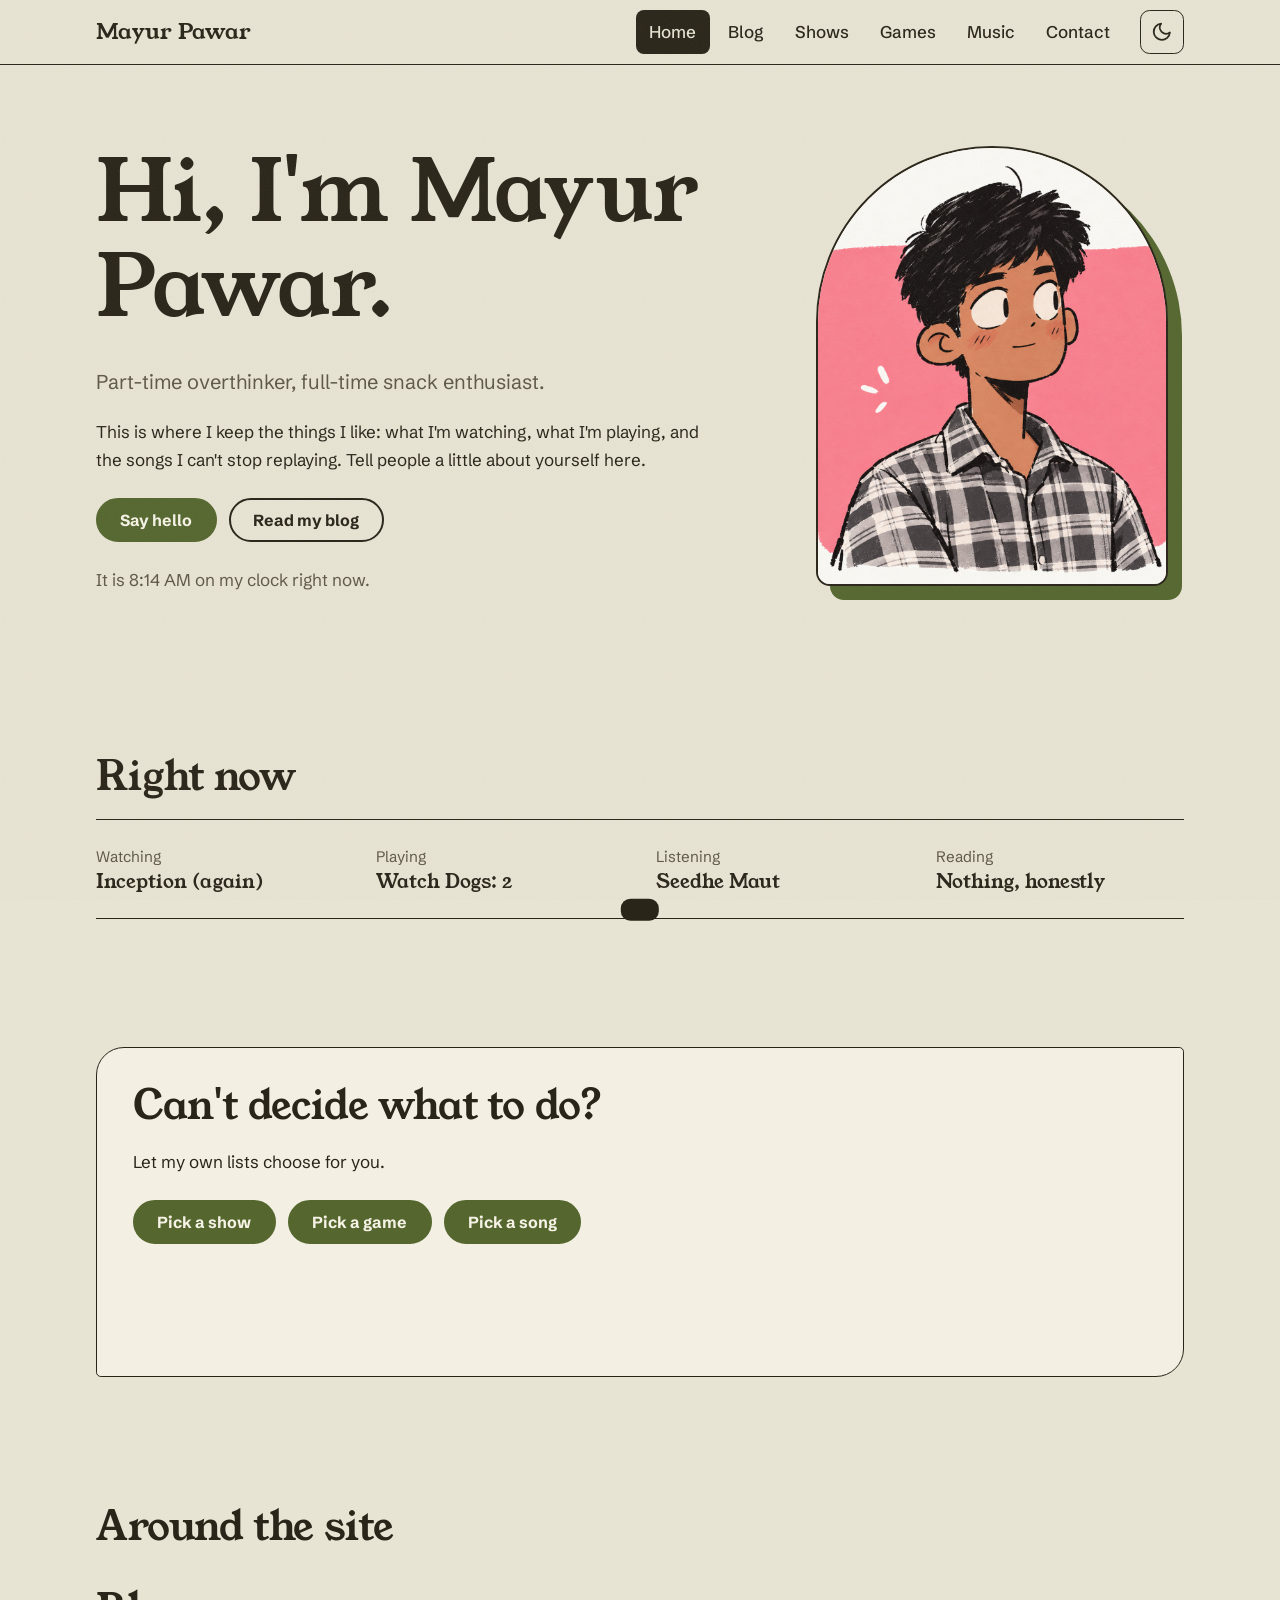
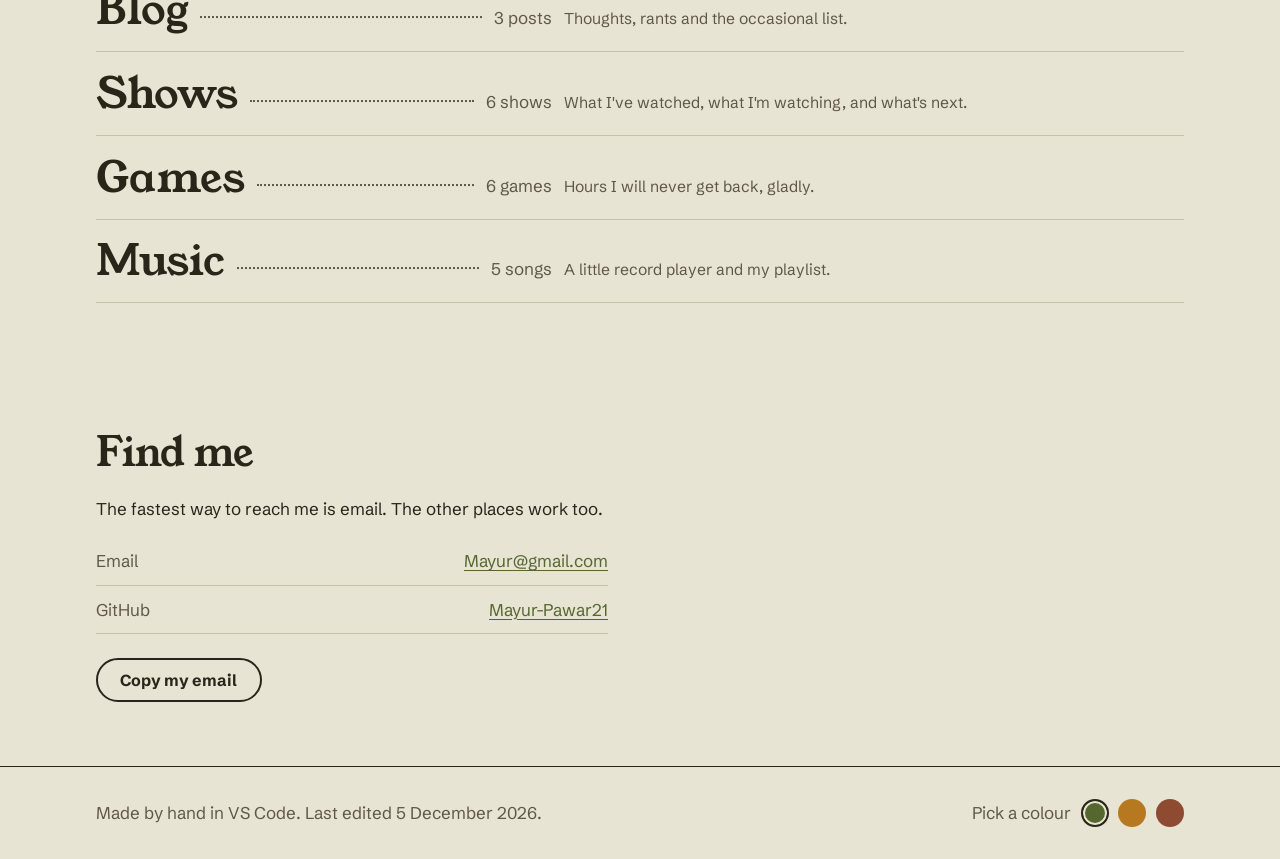
<file: index.html>
<!DOCTYPE html>
<html lang="en">
<head>
  <meta charset="utf-8">
  <meta name="viewport" content="width=device-width, initial-scale=1">
  <title>Mayur's | Home</title> 
  <meta name="description" content="My little corner of the internet: blog, shows, games and music."> <!-- EDIT -->
  <meta name="color-scheme" content="light dark">
  <link rel="icon" href="data:image/svg+xml,%3Csvg xmlns='http://www.w3.org/2000/svg' viewBox='0 0 100 100'%3E%3Ctext y='.9em' font-size='90'%3E%F0%9F%8C%BF%3C/text%3E%3C/svg%3E">

  <link rel="preconnect" href="https://fonts.googleapis.com">
  <link rel="preconnect" href="https://fonts.gstatic.com" crossorigin>
  <link href="https://fonts.googleapis.com/css2?family=Schibsted+Grotesk:wght@400;500;700&family=Young+Serif&display=swap" rel="stylesheet">
  <link rel="stylesheet" href="Style.css">

  <!-- Sets dark/light + accent BEFORE the page paints, so there is no flash. Keep this in every page. -->
  <script>
    (function () {
      var r = document.documentElement, t = null, a = null;
      try { t = localStorage.getItem('theme'); a = localStorage.getItem('accent'); } catch (e) {}
      r.dataset.theme = t || (matchMedia('(prefers-color-scheme: dark)').matches ? 'dark' : 'light');
      r.dataset.accent = a || 'moss';
    })();
  </script>
</head>

<body data-page="home">
  <a class="skip" href="#main">Skip to content</a>

  <!-- Header is built by Index.js -->
  <header id="site-header" class="site-header"></header>

  <main id="main">

    <!-- ===== HERO ===== -->
    <section class="wrap hero">
      <div class="hero-text">
        <h1>Hi, I'm <span data-site="name">Your Name</span>.</h1>
        <p class="lede" data-site="tagline"></p>

        <!-- EDIT: write 2 or 3 sentences about yourself -->
        <p>
          This is where I keep the things I like: what I'm watching, what I'm playing,
          and the songs I can't stop replaying. Tell people a little about yourself here.
        </p>

        <div class="actions">
          <a class="btn" href="#contact">Say hello</a>
          <a class="btn btn-ghost" href="Blog.html">Read my blog</a>
        </div>
        <p id="local-time" class="muted" hidden></p>
      </div>

      <div class="hero-photo">
        <div class="arch-wrap">
          <div class="arch">
            
            <img src="images/file_000000003d5881fa9f456ed3bf0c9340.png" alt="A photo of me" onerror="this.hidden = true">
          </div>
        </div>
        <p class="caption">
        </p>
      </div>
    </section>

    <!-- ===== RIGHT NOW (filled from NOW in Data.js) ===== -->
    <section class="wrap" aria-labelledby="now-h">
      <h2 id="now-h">Right now</h2>
      <dl class="now" id="now"></dl>
    </section>

    <!-- ===== CAN'T DECIDE? (random picker) ===== -->
    <section class="wrap" aria-labelledby="pick-h">
      <div class="pick">
        <h2 id="pick-h">Can't decide what to do?</h2>
        <p>Let my own lists choose for you.</p>
        <div class="actions">
          <button class="btn" type="button" data-pick="shows">Pick a show</button>
          <button class="btn" type="button" data-pick="games">Pick a game</button>
          <button class="btn" type="button" data-pick="tracks">Pick a song</button>
        </div>
        <p class="pick-result" id="pick-result" aria-live="polite"></p>
      </div>
    </section>

    <!-- ===== AROUND THE SITE ===== -->
    <section class="wrap" aria-labelledby="toc-h">
      <h2 id="toc-h">Around the site</h2>
      <ul class="toc">
        <li><a href="Blog.html"><span class="title">Blog</span><span class="leader"></span><span class="count" data-count="posts"></span>
          <p class="desc">Thoughts, rants and the occasional list.</p></a></li>
        <li><a href="Shows.html"><span class="title">Shows</span><span class="leader"></span><span class="count" data-count="shows"></span>
          <p class="desc">What I've watched, what I'm watching, and what's next.</p></a></li>
        <li><a href="Games.html"><span class="title">Games</span><span class="leader"></span><span class="count" data-count="games"></span>
          <p class="desc">Hours I will never get back, gladly.</p></a></li>
        <li><a href="Music.html"><span class="title">Music</span><span class="leader"></span><span class="count" data-count="songs"></span>
          <p class="desc">A little record player and my playlist.</p></a></li>
      </ul>
    </section>

    <!-- ===== CONTACT (filled from CONTACTS in Data.js) ===== -->
    <section class="wrap" id="contact" aria-labelledby="contact-h">
      <h2 id="contact-h">Find me</h2>
      <p>The fastest way to reach me is email. The other places work too.</p>
      <ul class="contact-list" id="contact-list"></ul>
      <button class="btn btn-ghost" type="button" id="copy-email">Copy my email</button>
    </section>

  </main>

  <!-- Footer is built by Index.js -->
  <footer id="site-footer" class="site-footer"></footer>
  <div id="toast" class="toast" role="status" aria-live="polite"></div>

  <!-- Order matters: Data.js first, then Index.js -->
  <script src="Data.js"></script>
  <script src="Index.js"></script>
</body>
</html>
</file>
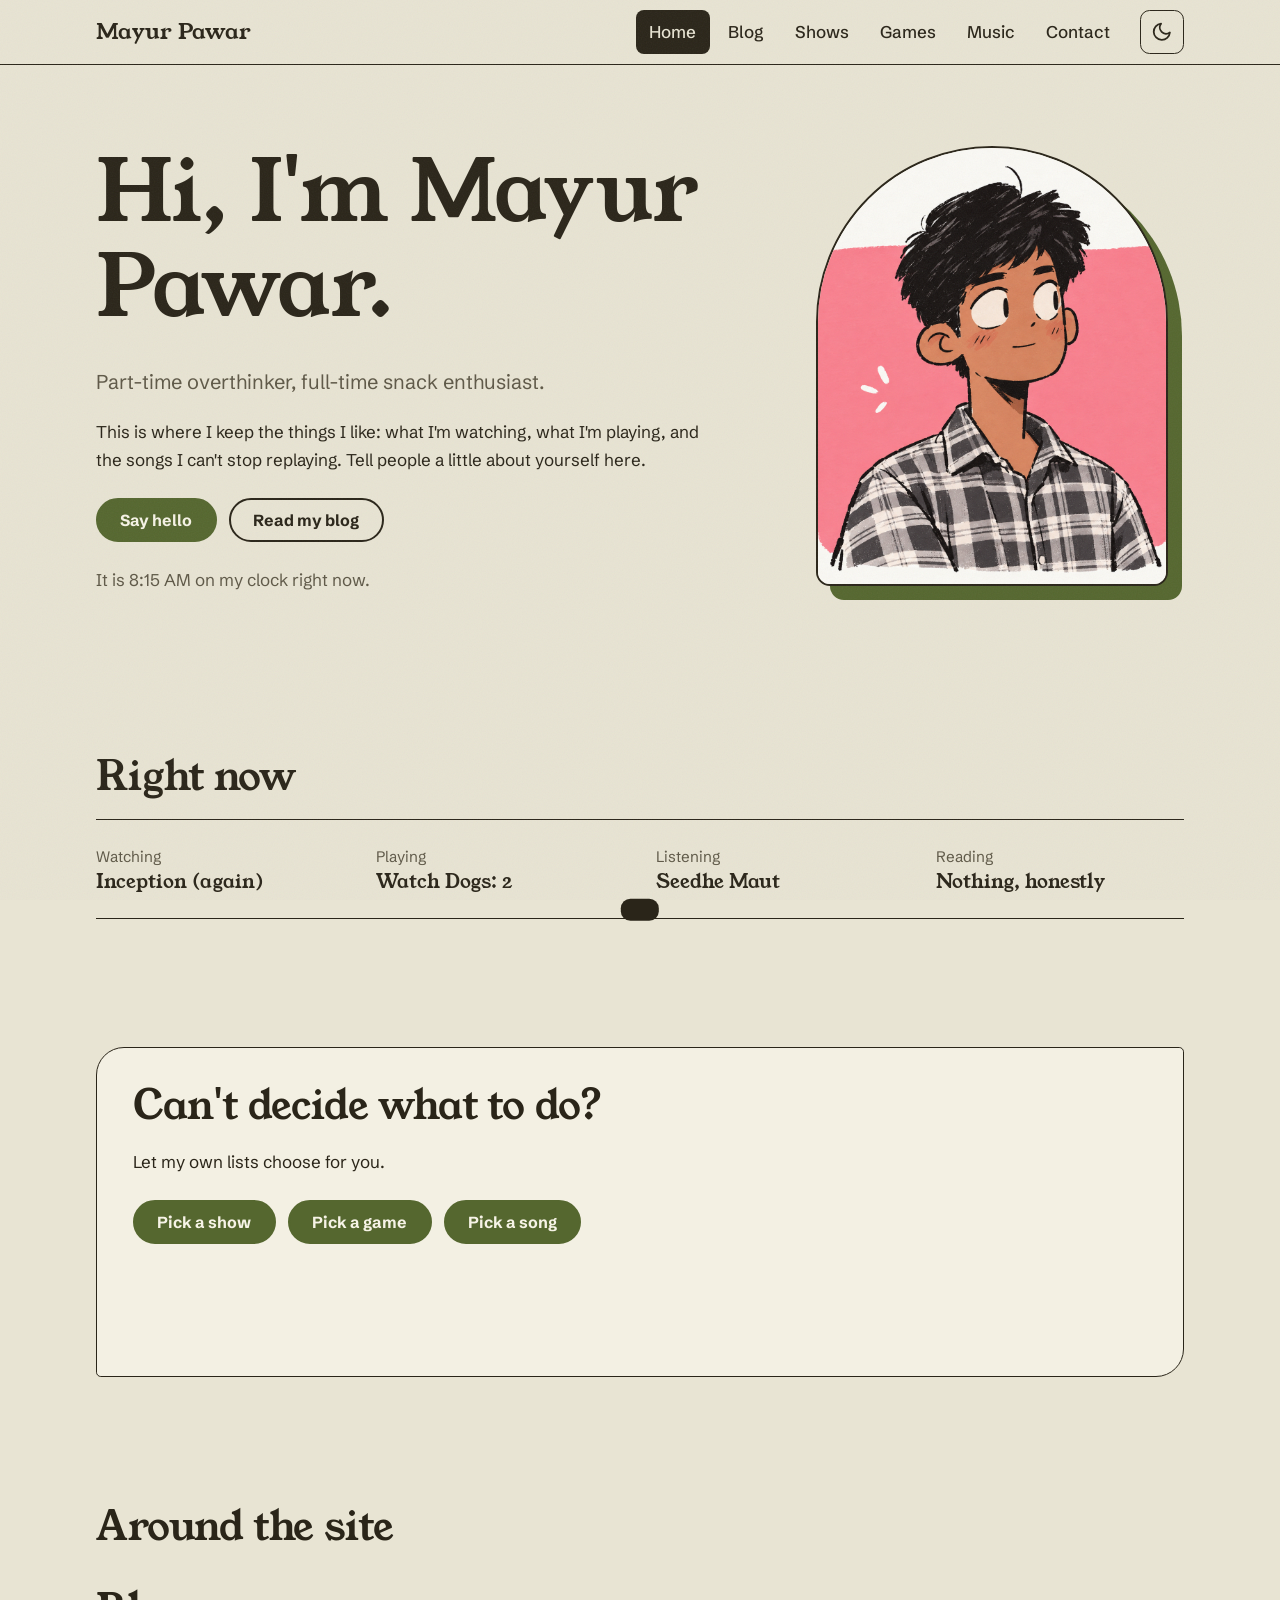
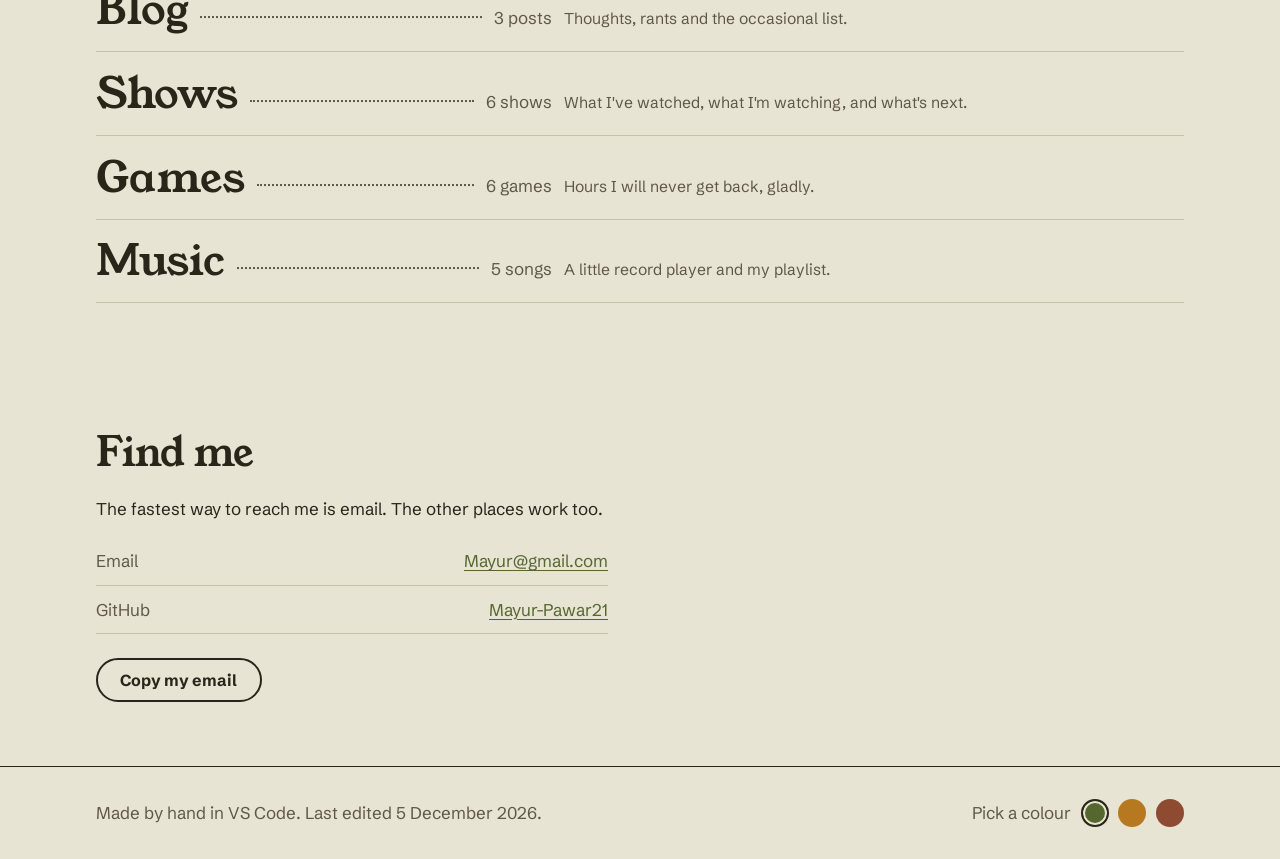
<file: Index.html>
<!DOCTYPE html>
<html lang="en">
<head>
  <meta charset="utf-8">
  <meta name="viewport" content="width=device-width, initial-scale=1">
  <title>Your Name | Home</title> <!-- EDIT: put your name in the tab title -->
  <meta name="description" content="My little corner of the internet: blog, shows, games and music."> <!-- EDIT -->
  <meta name="color-scheme" content="light dark">
  <link rel="icon" href="data:image/svg+xml,%3Csvg xmlns='http://www.w3.org/2000/svg' viewBox='0 0 100 100'%3E%3Ctext y='.9em' font-size='90'%3E%F0%9F%8C%BF%3C/text%3E%3C/svg%3E">

  <link rel="preconnect" href="https://fonts.googleapis.com">
  <link rel="preconnect" href="https://fonts.gstatic.com" crossorigin>
  <link href="https://fonts.googleapis.com/css2?family=Schibsted+Grotesk:wght@400;500;700&family=Young+Serif&display=swap" rel="stylesheet">
  <link rel="stylesheet" href="Style.css">

  <!-- Sets dark/light + accent BEFORE the page paints, so there is no flash. Keep this in every page. -->
  <script>
    (function () {
      var r = document.documentElement, t = null, a = null;
      try { t = localStorage.getItem('theme'); a = localStorage.getItem('accent'); } catch (e) {}
      r.dataset.theme = t || (matchMedia('(prefers-color-scheme: dark)').matches ? 'dark' : 'light');
      r.dataset.accent = a || 'moss';
    })();
  </script>
</head>

<body data-page="home">
  <a class="skip" href="#main">Skip to content</a>

  <!-- Header is built by Index.js -->
  <header id="site-header" class="site-header"></header>

  <main id="main">

    <!-- ===== HERO ===== -->
    <section class="wrap hero">
      <div class="hero-text">
        <h1>Hi, I'm <span data-site="name">Your Name</span>.</h1>
        <p class="lede" data-site="tagline"></p>

        <!-- EDIT: write 2 or 3 sentences about yourself -->
        <p>
          This is where I keep the things I like: what I'm watching, what I'm playing,
          and the songs I can't stop replaying. Tell people a little about yourself here.
        </p>

        <div class="actions">
          <a class="btn" href="#contact">Say hello</a>
          <a class="btn btn-ghost" href="Blog.html">Read my blog</a>
        </div>
        <p id="local-time" class="muted" hidden></p>
      </div>

      <div class="hero-photo">
        <div class="arch-wrap">
          <div class="arch">
            
            <img src="images/file_000000003d5881fa9f456ed3bf0c9340.png" alt="A photo of me" onerror="this.hidden = true">
          </div>
        </div>
        <p class="caption">
        </p>
      </div>
    </section>

    <!-- ===== RIGHT NOW (filled from NOW in Data.js) ===== -->
    <section class="wrap" aria-labelledby="now-h">
      <h2 id="now-h">Right now</h2>
      <dl class="now" id="now"></dl>
    </section>

    <!-- ===== CAN'T DECIDE? (random picker) ===== -->
    <section class="wrap" aria-labelledby="pick-h">
      <div class="pick">
        <h2 id="pick-h">Can't decide what to do?</h2>
        <p>Let my own lists choose for you.</p>
        <div class="actions">
          <button class="btn" type="button" data-pick="shows">Pick a show</button>
          <button class="btn" type="button" data-pick="games">Pick a game</button>
          <button class="btn" type="button" data-pick="tracks">Pick a song</button>
        </div>
        <p class="pick-result" id="pick-result" aria-live="polite"></p>
      </div>
    </section>

    <!-- ===== AROUND THE SITE ===== -->
    <section class="wrap" aria-labelledby="toc-h">
      <h2 id="toc-h">Around the site</h2>
      <ul class="toc">
        <li><a href="Blog.html"><span class="title">Blog</span><span class="leader"></span><span class="count" data-count="posts"></span>
          <p class="desc">Thoughts, rants and the occasional list.</p></a></li>
        <li><a href="Shows.html"><span class="title">Shows</span><span class="leader"></span><span class="count" data-count="shows"></span>
          <p class="desc">What I've watched, what I'm watching, and what's next.</p></a></li>
        <li><a href="Games.html"><span class="title">Games</span><span class="leader"></span><span class="count" data-count="games"></span>
          <p class="desc">Hours I will never get back, gladly.</p></a></li>
        <li><a href="Music.html"><span class="title">Music</span><span class="leader"></span><span class="count" data-count="songs"></span>
          <p class="desc">A little record player and my playlist.</p></a></li>
      </ul>
    </section>

    <!-- ===== CONTACT (filled from CONTACTS in Data.js) ===== -->
    <section class="wrap" id="contact" aria-labelledby="contact-h">
      <h2 id="contact-h">Find me</h2>
      <p>The fastest way to reach me is email. The other places work too.</p>
      <ul class="contact-list" id="contact-list"></ul>
      <button class="btn btn-ghost" type="button" id="copy-email">Copy my email</button>
    </section>

  </main>

  <!-- Footer is built by Index.js -->
  <footer id="site-footer" class="site-footer"></footer>
  <div id="toast" class="toast" role="status" aria-live="polite"></div>

  <!-- Order matters: Data.js first, then Index.js -->
  <script src="Data.js"></script>
  <script src="Index.js"></script>
</body>
</html>
</file>
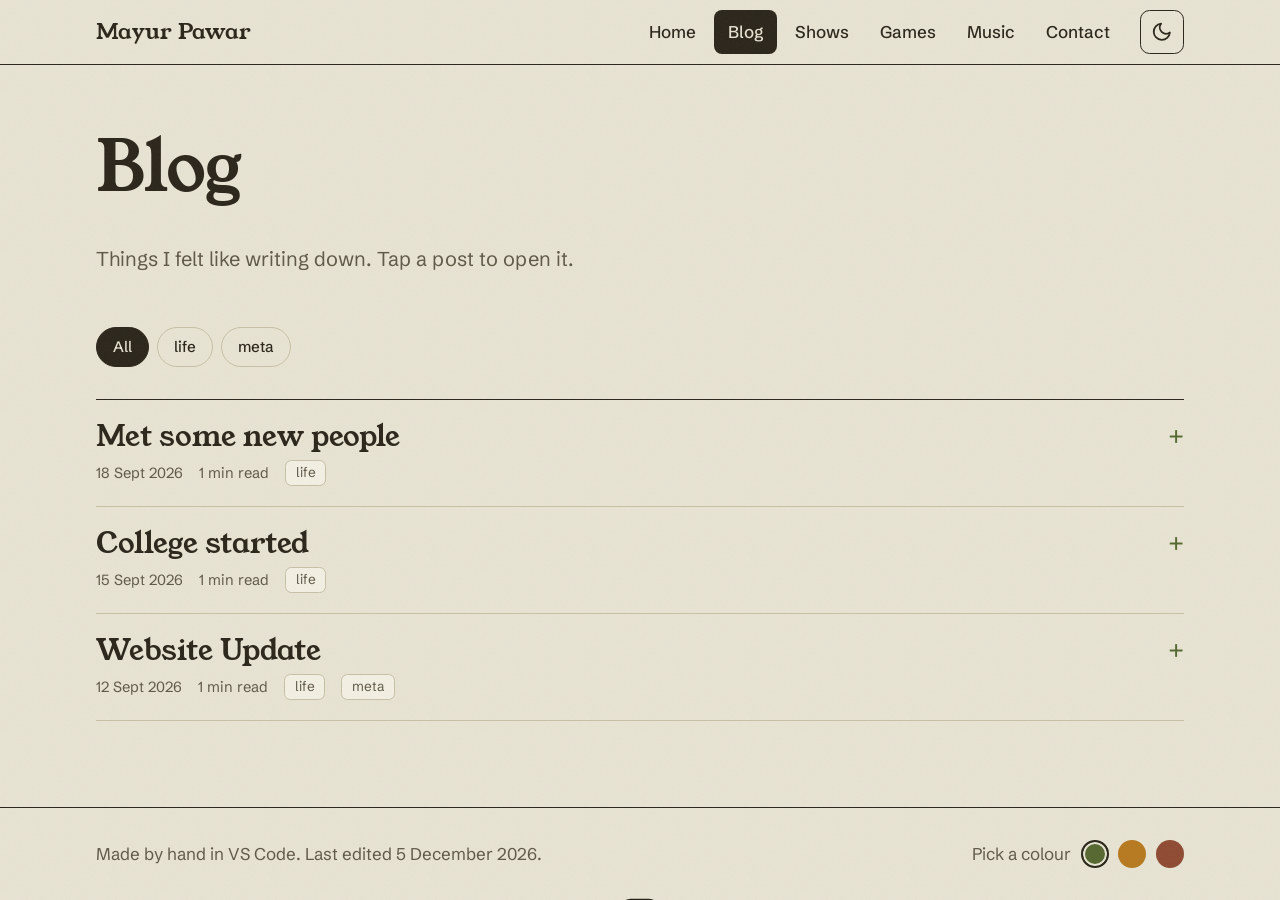
<file: Blog.html>
<!DOCTYPE html>
<html lang="en">
<head>
  <meta charset="utf-8">
  <meta name="viewport" content="width=device-width, initial-scale=1">
  <title>Blog | Your Name</title> <!-- EDIT -->
  <meta name="color-scheme" content="light dark">
  <link rel="icon" href="data:image/svg+xml,%3Csvg xmlns='http://www.w3.org/2000/svg' viewBox='0 0 100 100'%3E%3Ctext y='.9em' font-size='90'%3E%F0%9F%8C%BF%3C/text%3E%3C/svg%3E">
  <link rel="preconnect" href="https://fonts.googleapis.com">
  <link rel="preconnect" href="https://fonts.gstatic.com" crossorigin>
  <link href="https://fonts.googleapis.com/css2?family=Schibsted+Grotesk:wght@400;500;700&family=Young+Serif&display=swap" rel="stylesheet">
  <link rel="stylesheet" href="Style.css">
  <script>
    (function () {
      var r = document.documentElement, t = null, a = null;
      try { t = localStorage.getItem('theme'); a = localStorage.getItem('accent'); } catch (e) {}
      r.dataset.theme = t || (matchMedia('(prefers-color-scheme: dark)').matches ? 'dark' : 'light');
      r.dataset.accent = a || 'moss';
    })();
  </script>
</head>

<body data-page="blog">
  <a class="skip" href="#main">Skip to content</a>
  <header id="site-header" class="site-header"></header>

  <main id="main">
    <section class="wrap page-head">
      <h1>Blog</h1>
      <!-- EDIT: one line about what you write here -->
      <p class="lede">Things I felt like writing down. Tap a post to open it.</p>
    </section>

    <section class="wrap" style="padding-top: 1rem;">
      <!-- Tag buttons are made automatically from the "tags" in Data.js -->
      <div class="chips" id="filters" role="group" aria-label="Filter posts by tag"></div>
      <div id="post-list"></div>
    </section>
  </main>

  <footer id="site-footer" class="site-footer"></footer>
  <div id="toast" class="toast" role="status" aria-live="polite"></div>
  <script src="Data.js"></script>
  <script src="Index.js"></script>
</body>
</html>
</file>
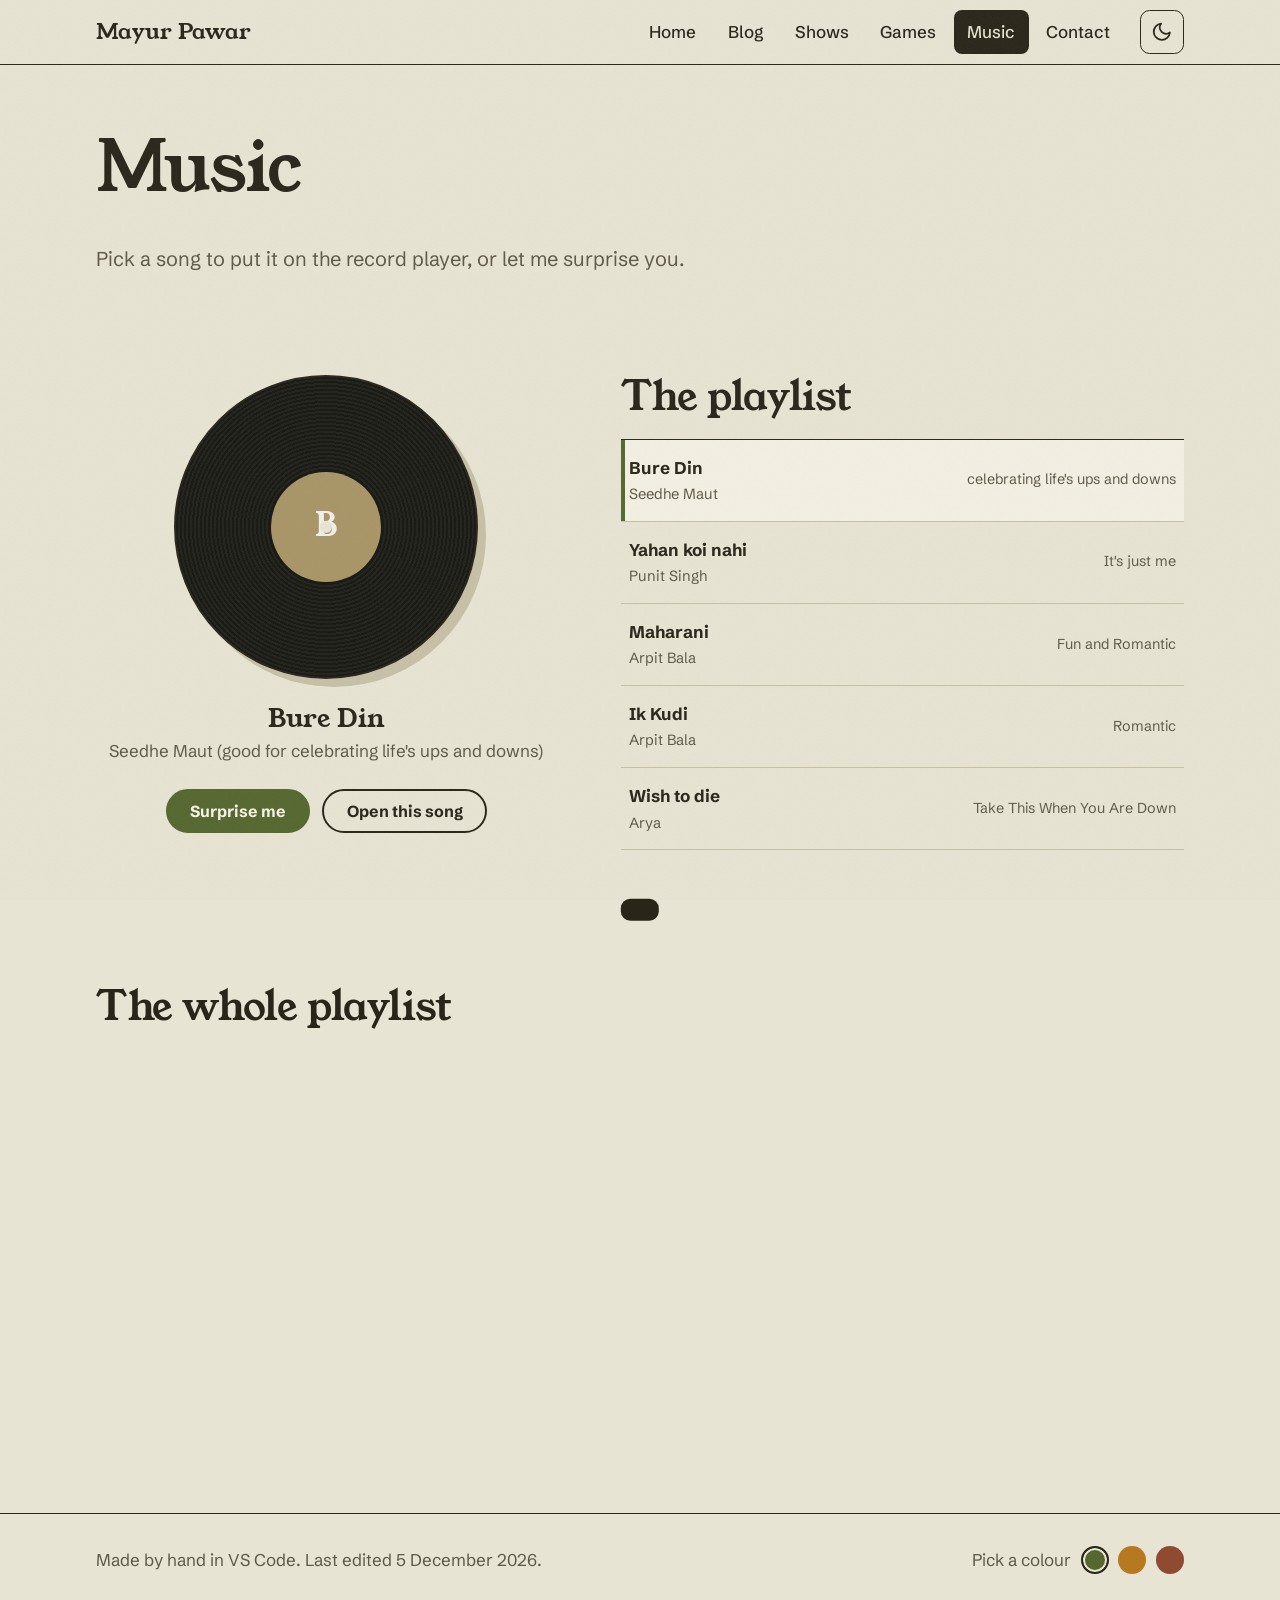
<file: Music.html>
<!DOCTYPE html>
<html lang="en">
<head>
  <meta charset="utf-8">
  <meta name="viewport" content="width=device-width, initial-scale=1">
  <title>Music | Your Name</title> <!-- EDIT -->
  <meta name="color-scheme" content="light dark">
  <link rel="icon" href="data:image/svg+xml,%3Csvg xmlns='http://www.w3.org/2000/svg' viewBox='0 0 100 100'%3E%3Ctext y='.9em' font-size='90'%3E%F0%9F%8C%BF%3C/text%3E%3C/svg%3E">
  <link rel="preconnect" href="https://fonts.googleapis.com">
  <link rel="preconnect" href="https://fonts.gstatic.com" crossorigin>
  <link href="https://fonts.googleapis.com/css2?family=Schibsted+Grotesk:wght@400;500;700&family=Young+Serif&display=swap" rel="stylesheet">
  <link rel="stylesheet" href="Style.css">
  <script>
    (function () {
      var r = document.documentElement, t = null, a = null;
      try { t = localStorage.getItem('theme'); a = localStorage.getItem('accent'); } catch (e) {}
      r.dataset.theme = t || (matchMedia('(prefers-color-scheme: dark)').matches ? 'dark' : 'light');
      r.dataset.accent = a || 'moss';
    })();
  </script>
</head>

<body data-page="music">
  <a class="skip" href="#main">Skip to content</a>
  <header id="site-header" class="site-header"></header>

  <main id="main">
    <section class="wrap page-head">
      <h1>Music</h1>
      <!-- EDIT -->
      <p class="lede">Pick a song to put it on the record player, or let me surprise you.</p>
    </section>

    <section class="wrap music">
      <!-- Record player. The label in the middle shows the song's album art (the "cover" field in Data.js). -->
      <div class="deck">
        <div class="record" id="record" aria-hidden="true">
          <div class="label" id="record-label"></div>
        </div>
        <p class="np-title" id="np-title"></p>
        <p class="np-artist" id="np-artist"></p>
        <div class="actions">
          <button class="btn" type="button" id="shuffle">Surprise me</button>
          <a class="btn btn-ghost" id="np-link" href="#" target="_blank" rel="noopener" hidden>Open this song</a>
        </div>
      </div>

      <div>
        <h2>The playlist</h2>
        <ul class="tracklist" id="tracklist"></ul>
      </div>
    </section>

    <section class="wrap">
      <h2>The whole playlist</h2>
      <!-- PLACEHOLDER: set PLAYLIST_EMBED in Data.js and your Spotify (or other) player appears here -->
      <div class="embed-box" id="embed">
        <p>Your playlist player goes here. Add the embed link to PLAYLIST_EMBED in Data.js.</p>
      </div>
    </section>
  </main>

  <footer id="site-footer" class="site-footer"></footer>
  <div id="toast" class="toast" role="status" aria-live="polite"></div>
  <script src="Data.js"></script>
  <script src="Index.js"></script>
</body>
</html>
</file>
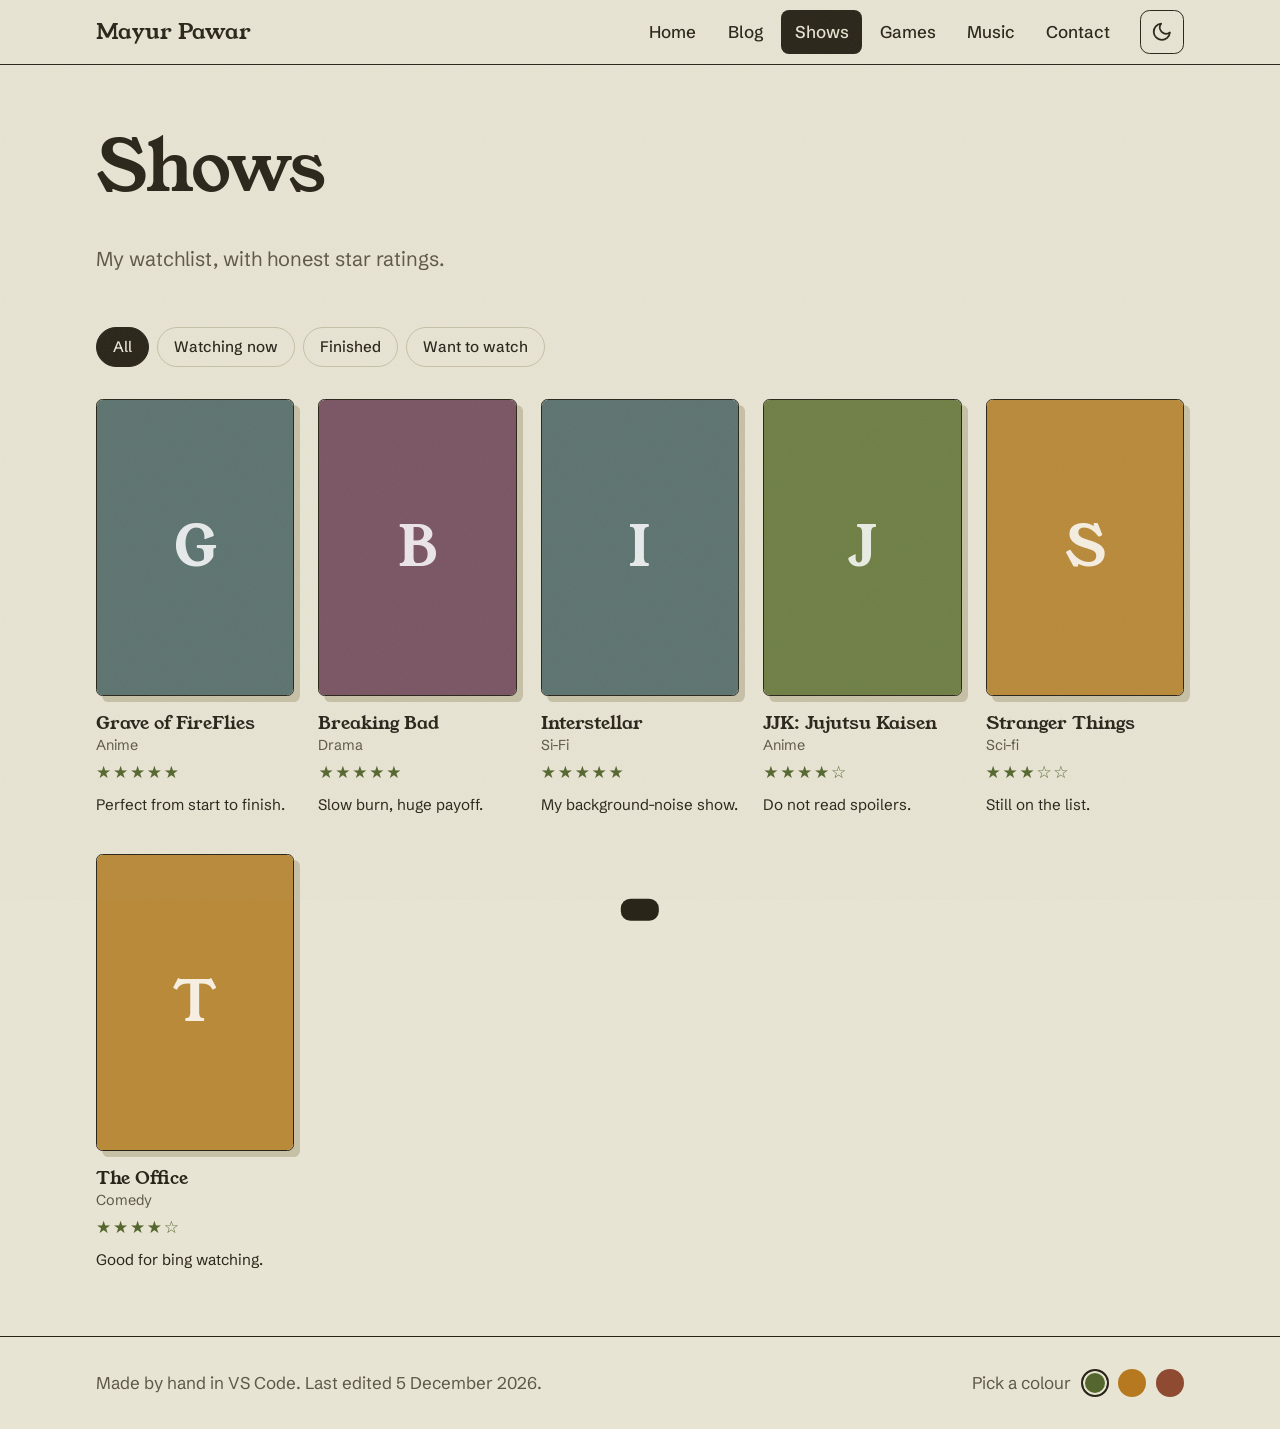
<file: Shows.html>
<!DOCTYPE html>
<html lang="en">
<head>
  <meta charset="utf-8">
  <meta name="viewport" content="width=device-width, initial-scale=1">
  <title>Shows | Your Name</title> <!-- EDIT -->
  <meta name="color-scheme" content="light dark">
  <link rel="icon" href="data:image/svg+xml,%3Csvg xmlns='http://www.w3.org/2000/svg' viewBox='0 0 100 100'%3E%3Ctext y='.9em' font-size='90'%3E%F0%9F%8C%BF%3C/text%3E%3C/svg%3E">
  <link rel="preconnect" href="https://fonts.googleapis.com">
  <link rel="preconnect" href="https://fonts.gstatic.com" crossorigin>
  <link href="https://fonts.googleapis.com/css2?family=Schibsted+Grotesk:wght@400;500;700&family=Young+Serif&display=swap" rel="stylesheet">
  <link rel="stylesheet" href="Style.css">
  <script>
    (function () {
      var r = document.documentElement, t = null, a = null;
      try { t = localStorage.getItem('theme'); a = localStorage.getItem('accent'); } catch (e) {}
      r.dataset.theme = t || (matchMedia('(prefers-color-scheme: dark)').matches ? 'dark' : 'light');
      r.dataset.accent = a || 'moss';
    })();
  </script>
</head>

<body data-page="shows">
  <a class="skip" href="#main">Skip to content</a>
  <header id="site-header" class="site-header"></header>

  <main id="main">
    <section class="wrap page-head">
      <h1>Shows</h1>
      <!-- EDIT -->
      <p class="lede">My watchlist, with honest star ratings.</p>
    </section>

    <section class="wrap" style="padding-top: 1rem;">
      <div class="chips" id="filters" role="group" aria-label="Filter shows by status"></div>
      <!-- Posters are drawn from SHOWS in Data.js. Poster image links go there (the "cover" field). -->
      <div class="poster-grid" id="poster-grid"></div>
    </section>
  </main>

  <footer id="site-footer" class="site-footer"></footer>
  <div id="toast" class="toast" role="status" aria-live="polite"></div>
  <script src="Data.js"></script>
  <script src="Index.js"></script>
</body>
</html>
</file>
<file: Style.css>
/* ==========================================================================
   Style.css  -  shared by every page
   Palette idea: river stone, bark, moss, ochre. Light and dark are both
   defined as variables at the top, so changing a colour is a one-line edit.
   ========================================================================== */

/* ---------- 1. Design tokens ---------- */
:root {
  --font-display: "Young Serif", Georgia, "Times New Roman", serif;
  --font-body: "Schibsted Grotesk", system-ui, -apple-system, "Segoe UI", Roboto, sans-serif;

  /* colours used for cover-art fallbacks (same in both modes) */
  --tone-1: #6F7F45;
  --tone-2: #B98A3A;
  --tone-3: #A0553B;
  --tone-4: #5D7470;
  --tone-5: #7A5563;
  --tone-6: #A89566;
}

/* Light mode (default): river stone paper, bark-brown ink, moss accent */
:root,
:root[data-theme="light"] {
  color-scheme: light;
  --bg: #E8E4D3;
  --surface: #F3F0E3;
  --ink: #2A2519;
  --muted: #5E5847;
  --line: #C6C0A6;
  --accent: #55672F;
  --accent-ink: #F6F3E6;
  --focus: #B7791F;
}

/* Dark mode: forest floor at dusk, lichen accent */
:root[data-theme="dark"] {
  color-scheme: dark;
  --bg: #1C1E17;
  --surface: #262A20;
  --ink: #ECE6D0;
  --muted: #A9A58D;
  --line: #3E4331;
  --accent: #A9BC72;
  --accent-ink: #1C1E17;
  --focus: #E0AE52;
}

/* Accent choices (the little colour dots in the footer) */
:root[data-theme="light"][data-accent="ochre"] { --accent: #8A5A0F; }
:root[data-theme="light"][data-accent="clay"]  { --accent: #8F4A32; }
:root[data-theme="dark"][data-accent="ochre"]  { --accent: #E0AE52; }
:root[data-theme="dark"][data-accent="clay"]   { --accent: #D9917A; }

/* ---------- 2. Base ---------- */
*, *::before, *::after { box-sizing: border-box; }

html { -webkit-text-size-adjust: 100%; scroll-behavior: smooth; }

body {
  margin: 0;
  min-height: 100vh;
  display: flex;
  flex-direction: column;
  background: var(--bg);
  color: var(--ink);
  font: 400 1.0625rem/1.65 var(--font-body);
  transition: background-color .25s ease, color .25s ease;
}

/* faint paper grain over everything */
body::before {
  content: "";
  position: fixed;
  inset: 0;
  z-index: 60;
  pointer-events: none;
  opacity: .06;
  background-image: url("data:image/svg+xml;utf8,<svg xmlns='http://www.w3.org/2000/svg' width='160' height='160'><filter id='n'><feTurbulence type='fractalNoise' baseFrequency='.8' numOctaves='2' stitchTiles='stitch'/></filter><rect width='100%' height='100%' filter='url(%23n)'/></svg>");
}

main { flex: 1; }
img { display: block; max-width: 100%; }
[hidden] { display: none !important; }

h1, h2, h3 {
  margin: 0 0 .5em;
  font-family: var(--font-display);
  font-weight: 400;
  line-height: 1.1;
  letter-spacing: -.01em;
}
h1 { font-size: clamp(2.7rem, 8vw, 5.4rem); }
h2 { font-size: clamp(1.75rem, 4.2vw, 2.5rem); }
h3 { font-size: 1.25rem; }
p  { margin: 0 0 1em; max-width: 62ch; }

a { color: var(--accent); text-underline-offset: .2em; }
a:hover { text-decoration-thickness: 2px; }

:focus-visible { outline: 3px solid var(--focus); outline-offset: 3px; border-radius: 4px; }

.wrap { width: min(100% - 2.5rem, 68rem); margin-inline: auto; }
.muted { color: var(--muted); }
.lede { font-size: 1.25rem; color: var(--muted); }

.skip {
  position: absolute; left: 1rem; top: -4rem; z-index: 100;
  padding: .6rem 1rem; background: var(--ink); color: var(--bg); border-radius: .5rem;
}
.skip:focus { top: 1rem; }

section { padding-block: clamp(2rem, 6vw, 4rem); }

/* ---------- 3. Buttons and chips ---------- */
.btn {
  display: inline-flex; align-items: center; justify-content: center;
  min-height: 2.75rem; padding: .55rem 1.4rem;
  border: 2px solid var(--accent); border-radius: 999px;
  background: var(--accent); color: var(--accent-ink);
  font: 700 1rem/1 var(--font-body); text-decoration: none; cursor: pointer;
  transition: transform .15s ease, background-color .15s ease;
}
.btn:hover { transform: translateY(-2px); }
.btn:active { transform: translateY(0); }
.btn-ghost { background: transparent; color: var(--ink); border-color: var(--ink); }
.actions { display: flex; flex-wrap: wrap; gap: .75rem; margin-block: 1.5rem; }

.chips { display: flex; flex-wrap: wrap; gap: .5rem; margin-bottom: 2rem; }
.chip {
  min-height: 2.5rem; padding: .35rem 1rem;
  border: 1.5px solid var(--line); border-radius: 999px;
  background: transparent; color: var(--ink);
  font: 500 .95rem/1 var(--font-body); cursor: pointer;
}
.chip:hover { border-color: var(--ink); }
.chip[aria-pressed="true"] { background: var(--ink); border-color: var(--ink); color: var(--bg); }

.tag {
  display: inline-block; padding: .05rem .6rem;
  border: 1px solid var(--line); border-radius: .4rem;
  background: var(--surface); font-size: .85rem;
}

/* ---------- 4. Header and footer ---------- */
.site-header {
  position: sticky; top: 0; z-index: 40;
  background: var(--bg); border-bottom: 1.5px solid var(--ink);
}
.bar { display: flex; align-items: center; gap: 1rem; min-height: 4rem; }
.brand {
  font-family: var(--font-display); font-size: 1.35rem;
  color: var(--ink); text-decoration: none;
}
.nav { margin-left: auto; display: flex; gap: .25rem; }
.nav a {
  padding: .5rem .85rem; border-radius: .5rem;
  color: var(--ink); text-decoration: none; font-weight: 500;
}
.nav a:hover { background: var(--surface); }
.nav a[aria-current="page"] { background: var(--ink); color: var(--bg); }

.icon-btn, .menu-btn {
  min-width: 2.75rem; min-height: 2.75rem;
  display: inline-flex; align-items: center; justify-content: center;
  border: 1.5px solid var(--ink); border-radius: .6rem;
  background: transparent; color: var(--ink); cursor: pointer;
  font: 600 .95rem/1 var(--font-body);
}
.icon-btn:hover, .menu-btn:hover { background: var(--surface); }
.icon-btn svg { width: 1.35rem; height: 1.35rem; fill: none; stroke: currentColor; stroke-width: 2; stroke-linecap: round; stroke-linejoin: round; }
:root[data-theme="dark"]  .i-moon { display: none; }
:root[data-theme="light"] .i-sun  { display: none; }
.menu-btn { display: none; padding-inline: 1rem; }

@media (max-width: 46rem) {
  .menu-btn { display: inline-flex; }
  .icon-btn { margin-left: auto; }
  .nav {
    display: none; position: absolute; top: 100%; left: 0; right: 0;
    flex-direction: column; margin: 0; padding: .5rem 1.25rem 1rem;
    background: var(--bg); border-bottom: 1.5px solid var(--ink);
  }
  .nav[data-open="true"] { display: flex; }
  .nav a { padding: .8rem .5rem; }
}

.site-footer { border-top: 1.5px solid var(--ink); padding-block: 2rem; color: var(--muted); }
.foot { display: flex; flex-wrap: wrap; gap: 1rem 2rem; align-items: center; justify-content: space-between; }
.foot p { margin: 0; }
.swatches { display: flex; align-items: center; gap: .6rem; }
.swatch {
  width: 1.75rem; height: 1.75rem; padding: 0;
  border: 2px solid transparent; border-radius: 50%; cursor: pointer;
  background: var(--sw);
}
.swatch[aria-pressed="true"] { border-color: var(--ink); box-shadow: 0 0 0 2px var(--bg) inset; }

/* ---------- 5. Home page ---------- */
.hero {
  display: grid; grid-template-columns: 1.25fr .75fr;
  gap: clamp(2rem, 5vw, 4rem); align-items: center;
  padding-block: clamp(2.5rem, 7vw, 5rem);
}
.hero-text h1 { margin-bottom: .35em; }

.hero-photo { justify-self: center; width: min(100%, 22rem); }
.arch-wrap {
  --arch: 50% 50% 14px 14px / 40% 40% 14px 14px;
  position: relative;
  animation: settle .8s cubic-bezier(.2, .7, .2, 1) both;   /* the one entrance moment on the site */
}
.arch-wrap::before {                                         /* offset colour block behind the photo */
  content: ""; position: absolute; inset: 0;
  transform: translate(14px, 14px);
  background: var(--accent); border-radius: var(--arch);
}
.arch {
  position: relative; aspect-ratio: 4 / 5; overflow: hidden;
  border: 2px solid var(--ink); border-radius: var(--arch);
  background: var(--surface);
  display: grid; place-items: center; text-align: center; padding: 1rem;
}
.arch img { position: absolute; inset: 0; width: 100%; height: 100%; object-fit: cover; }
.arch-hint { color: var(--muted); font-size: .95rem; }
.caption { margin: 1.5rem 0 0; font-size: .9rem; color: var(--muted); }

@keyframes settle {
  from { opacity: 0; transform: translateY(14px) rotate(-1.5deg); }
  to   { opacity: 1; transform: none; }
}

@media (max-width: 52rem) {
  .hero { grid-template-columns: 1fr; }
  .hero-photo { order: -1; width: min(70%, 17rem); justify-self: start; }
}

/* right-now strip */
.now {
  display: grid; grid-template-columns: repeat(auto-fit, minmax(11rem, 1fr));
  gap: 1.25rem 2rem; margin: 0;
  padding-block: 1.5rem; border-block: 1.5px solid var(--ink);
}
.now dt { color: var(--muted); font-size: .95rem; }
.now dd { margin: 0; font-family: var(--font-display); font-size: 1.2rem; line-height: 1.25; }

/* picker */
.pick {
  padding: clamp(1.25rem, 4vw, 2.25rem);
  border: 1.5px solid var(--ink); border-radius: 1.75rem .3rem 1.75rem .3rem;
  background: var(--surface);
}
.pick-result { min-height: 4.5rem; margin: 1.25rem 0 0; }
.pick-result strong { display: block; font-family: var(--font-display); font-size: clamp(1.4rem, 3.5vw, 2rem); font-weight: 400; line-height: 1.2; }

/* contents list with dotted leaders */
.toc { list-style: none; margin: 0; padding: 0; }
.toc li { border-bottom: 1.5px solid var(--line); }
.toc a {
  display: flex; flex-wrap: wrap; align-items: baseline; gap: .25rem .75rem;
  padding: 1.1rem 0; color: var(--ink); text-decoration: none;
}
.toc .title { font-family: var(--font-display); font-size: clamp(1.7rem, 4.5vw, 2.7rem); line-height: 1.1; }
.toc .leader { flex: 1; min-width: 1rem; border-bottom: 2px dotted var(--muted); transform: translateY(-.35em); }
.toc .count { color: var(--muted); }
.toc .desc { flex-basis: 100%; order: 3; margin: 0; color: var(--muted); font-size: .98rem; }
.toc a:hover .title { color: var(--accent); }

/* contact */
.contact-list { list-style: none; margin: 1.5rem 0; padding: 0; display: grid; gap: .6rem; max-width: 32rem; }
.contact-list li { display: flex; justify-content: space-between; gap: 1rem; padding-bottom: .6rem; border-bottom: 1px solid var(--line); }
.contact-list .k { color: var(--muted); }

.toast {
  position: fixed; left: 50%; bottom: 1.5rem; z-index: 90;
  transform: translate(-50%, 200%); transition: transform .25s ease;
  padding: .7rem 1.2rem; border-radius: .6rem;
  background: var(--ink); color: var(--bg); font-weight: 500;
}
.toast.show { transform: translate(-50%, 0); }

/* ---------- 6. Inner pages ---------- */
.page-head { padding-block: clamp(2rem, 6vw, 4rem) 1rem; }
.page-head h1 { font-size: clamp(2.4rem, 7vw, 4.4rem); }
.empty { color: var(--muted); }

/* blog */
.post { border-bottom: 1.5px solid var(--line); }
.post:first-child { border-top: 1.5px solid var(--ink); }
.post summary {
  list-style: none; cursor: pointer;
  display: grid; grid-template-columns: 1fr auto; gap: .35rem 1rem; align-items: center;
  padding: 1.25rem 0;
}
.post summary::-webkit-details-marker { display: none; }
.post summary::after { content: "+"; grid-row: 1; grid-column: 2; font-size: 1.6rem; line-height: 1; color: var(--accent); }
.post[open] summary::after { content: "\2013"; }
.post-title { font-family: var(--font-display); font-size: clamp(1.3rem, 3.2vw, 1.8rem); line-height: 1.2; }
.post-meta { grid-column: 1 / -1; display: flex; flex-wrap: wrap; gap: .4rem 1rem; align-items: center; color: var(--muted); font-size: .92rem; }
.post-body { padding: 0 0 1.75rem; max-width: 62ch; }
.post-body img { margin-bottom: 1.25rem; border-radius: .5rem; border: 1.5px solid var(--ink); }

/* shows */
.poster-grid { display: grid; grid-template-columns: repeat(auto-fill, minmax(10.5rem, 1fr)); gap: 2.25rem 1.5rem; }
.show { margin: 0; }
.poster {
  aspect-ratio: 2 / 3; overflow: hidden;
  border: 1.5px solid var(--ink); border-radius: .4rem;
  box-shadow: 6px 6px 0 var(--line);
  background: var(--surface);
}
.poster img { width: 100%; height: 100%; object-fit: cover; }
.show figcaption { padding-top: 1rem; }
.show strong { display: block; font-family: var(--font-display); font-weight: 400; font-size: 1.1rem; line-height: 1.25; }
.show .meta { display: block; color: var(--muted); font-size: .9rem; }
.show .stars { color: var(--accent); letter-spacing: .1em; }
.show p { margin: .4rem 0 0; font-size: .95rem; }

/* cover fallback (used when you leave an image link empty) */
.cover-fallback {
  width: 100%; height: 100%;
  display: grid; place-items: center;
  background: var(--tone);
  color: rgba(255, 255, 255, .85);
  font-family: var(--font-display); font-size: 3.5rem;
}

/* games */
.toolbar { display: flex; flex-wrap: wrap; gap: .75rem 1rem; align-items: center; margin-bottom: 1.5rem; }
.toolbar select {
  min-height: 2.5rem; padding: .3rem .8rem;
  border: 1.5px solid var(--ink); border-radius: .5rem;
  background: var(--surface); color: var(--ink); font: inherit;
}
.games { list-style: none; margin: 0; padding: 0; border-top: 1.5px solid var(--ink); }
.game {
  display: grid; grid-template-columns: 4.25rem 1fr minmax(8rem, 14rem);
  gap: .5rem 1.25rem; align-items: center;
  padding: 1.1rem 0; border-bottom: 1.5px solid var(--line);
}
.game .thumb { width: 4.25rem; height: 4.25rem; overflow: hidden; border-radius: .9rem .2rem .9rem .2rem; border: 1.5px solid var(--ink); }
.game .thumb img { width: 100%; height: 100%; object-fit: cover; }
.game .cover-fallback { font-size: 1.6rem; }
.game h3 { margin: 0; }
.game .sub { margin: 0; color: var(--muted); font-size: .92rem; }
.hours-bar { display: block; height: .55rem; border-radius: 999px; background: var(--line); overflow: hidden; }
.hours-bar span { display: block; height: 100%; background: var(--accent); border-radius: 999px; }
.hours-label { display: block; margin-top: .3rem; font-size: .9rem; color: var(--muted); }
@media (max-width: 40rem) {
  .game { grid-template-columns: 4.25rem 1fr; }
  .game .hours { grid-column: 1 / -1; }
}

/* music */
.music { display: grid; grid-template-columns: minmax(0, .9fr) minmax(0, 1.1fr); gap: clamp(2rem, 6vw, 4rem); align-items: start; }
@media (max-width: 52rem) { .music { grid-template-columns: 1fr; } }

.deck { text-align: center; }
.record {
  position: relative; width: min(100%, 19rem); aspect-ratio: 1; margin: 0 auto 1.5rem;
  border-radius: 50%;
  background: repeating-radial-gradient(circle at center, #171712 0 2px, #22221c 2px 4px);
  border: 2px solid var(--ink);
  display: grid; place-items: center;
  box-shadow: 8px 8px 0 var(--line);
}
.record .label {
  width: 38%; aspect-ratio: 1; border-radius: 50%; overflow: hidden;
  border: 2px solid #171712;
}
.record .label img { width: 100%; height: 100%; object-fit: cover; }
.record .cover-fallback { font-size: 2rem; }
.record::after {                       /* spindle hole */
  content: ""; position: absolute; width: 4%; aspect-ratio: 1; border-radius: 50%; background: var(--bg);
}
.record.spinning { animation: spin 7s linear infinite; }
@keyframes spin { to { transform: rotate(360deg); } }

.np-title { margin: 0; font-family: var(--font-display); font-size: 1.6rem; line-height: 1.2; }
.np-artist { margin: .2rem auto 1rem; color: var(--muted); }
.deck .actions { justify-content: center; }

.tracklist { list-style: none; margin: 0; padding: 0; border-top: 1.5px solid var(--ink); }
.track {
  width: 100%; display: grid; grid-template-columns: 1fr auto; gap: 0 1rem; align-items: baseline;
  padding: .9rem .5rem; text-align: left;
  border: 0; border-bottom: 1.5px solid var(--line); background: transparent;
  color: var(--ink); font: inherit; cursor: pointer;
}
.track:hover { background: var(--surface); }
.track[aria-current="true"] { background: var(--surface); box-shadow: inset 4px 0 0 var(--accent); }
.track .t { font-weight: 700; }
.track .a { grid-column: 1; color: var(--muted); font-size: .92rem; }
.track .m { grid-column: 2; grid-row: 1 / span 2; align-self: center; color: var(--muted); font-size: .9rem; }

.embed-box {
  min-height: 12rem; display: grid; place-items: center; padding: 1.5rem; text-align: center;
  border: 2px dashed var(--muted); border-radius: 1rem; color: var(--muted);
}
.frame { display: block; width: 100%; height: 25rem; border: 0; border-radius: .75rem; }

/* ---------- 7. Respect people who prefer less motion ---------- */
@media (prefers-reduced-motion: reduce) {
  html { scroll-behavior: auto; }
  *, *::before, *::after { animation: none !important; transition: none !important; }
}
</file>
